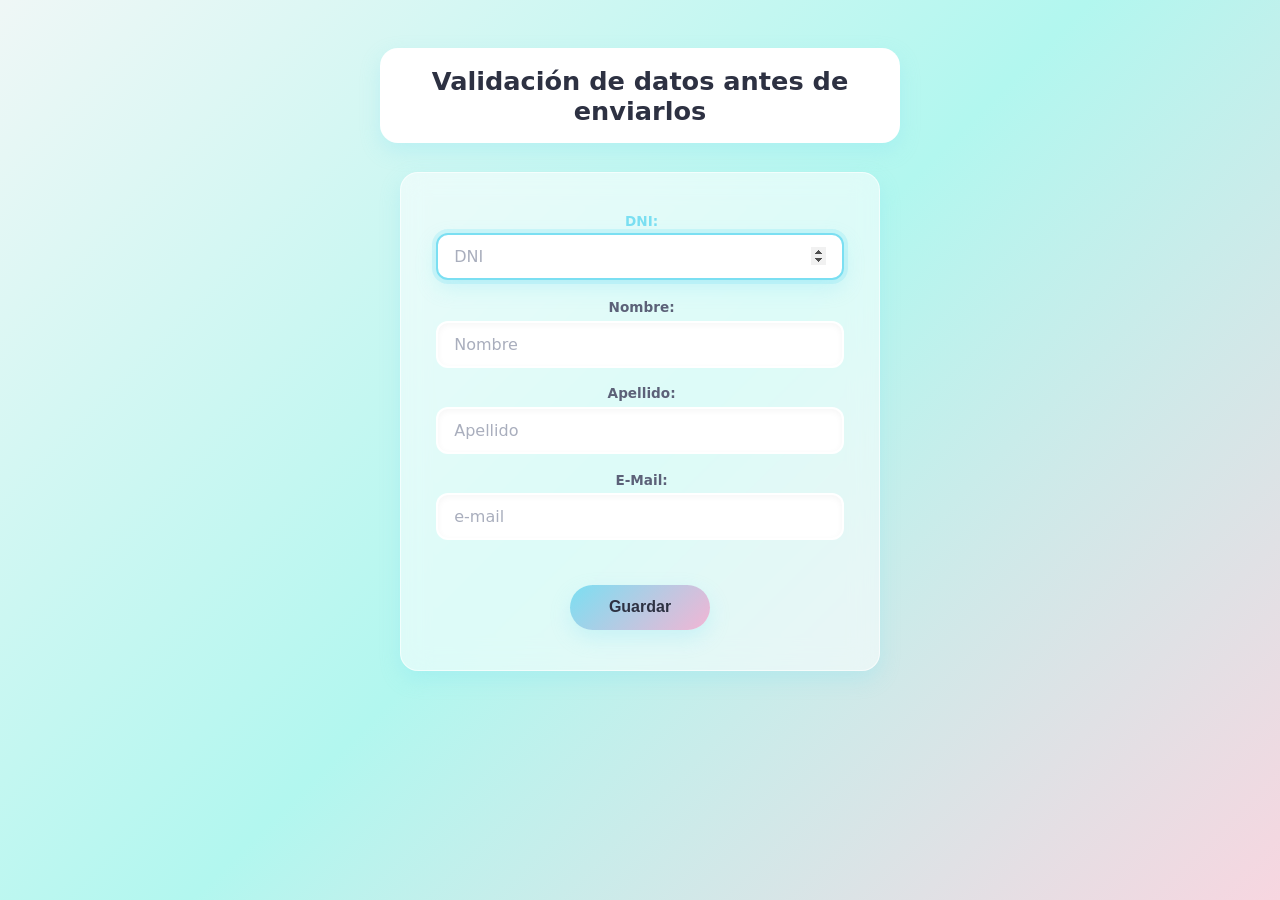
<file: 1-validacion-formularios/index.html>
<!DOCTYPE html>
<html>
<html lang="es">
<head>
    <meta charset="UTF-8">
    <meta name="viewport" content="width=device-width, initial-scale=1.0">
    <link rel="stylesheet" href="estilo.css">
    <title>Formulario</title>
</head>
<body>
    <div class="contenedor">
     <h1> Validación de datos antes de enviarlos</h1>
    </div>
 
<main class="contenedor">
  <form id="formulario" class="formulario" onsubmit="return false;">
    <table class="tabla">
      <tr class="campo">
        <td>
          <label id="lbldni" for="dni">DNI: </label>
        </td>
        <td>
          <input class="control" type="number" name="dni" id="dni" placeholder="DNI"><br>
        </td>
      </tr>
      <tr class="campo">
        <td>
          <label for="nombre">Nombre: </label>
        </td>
        <td>
          <input class="control" type="text" name="nombre" id="nombre" maxlength="50" placeholder="Nombre" ><br>
        </td>
      </tr>
      <tr class="campo">
        <td>
          <label>Apellido: </label>
        </td>
        <td>
          <input class="control" type="text" name="apellido" id="apellido" maxlength="50" placeholder="Apellido"><br>
        </td>
      </tr>
      <tr class="campo">
        <td>
          <label>E-Mail:</label>
        </td>
        <td>
          <input class="control" type="email" name="email" id="email" maxlength="150" placeholder="e-mail"><br>
        </td>
      </tr>
    </table>
    <br/>
    <div class="contenedor">
     <button class="boton"  id="btnGuardar"> Guardar</button>
    </div>
  </form>
</main>
  <script src="validacion.js"></script>
</body>
</html>
</file>
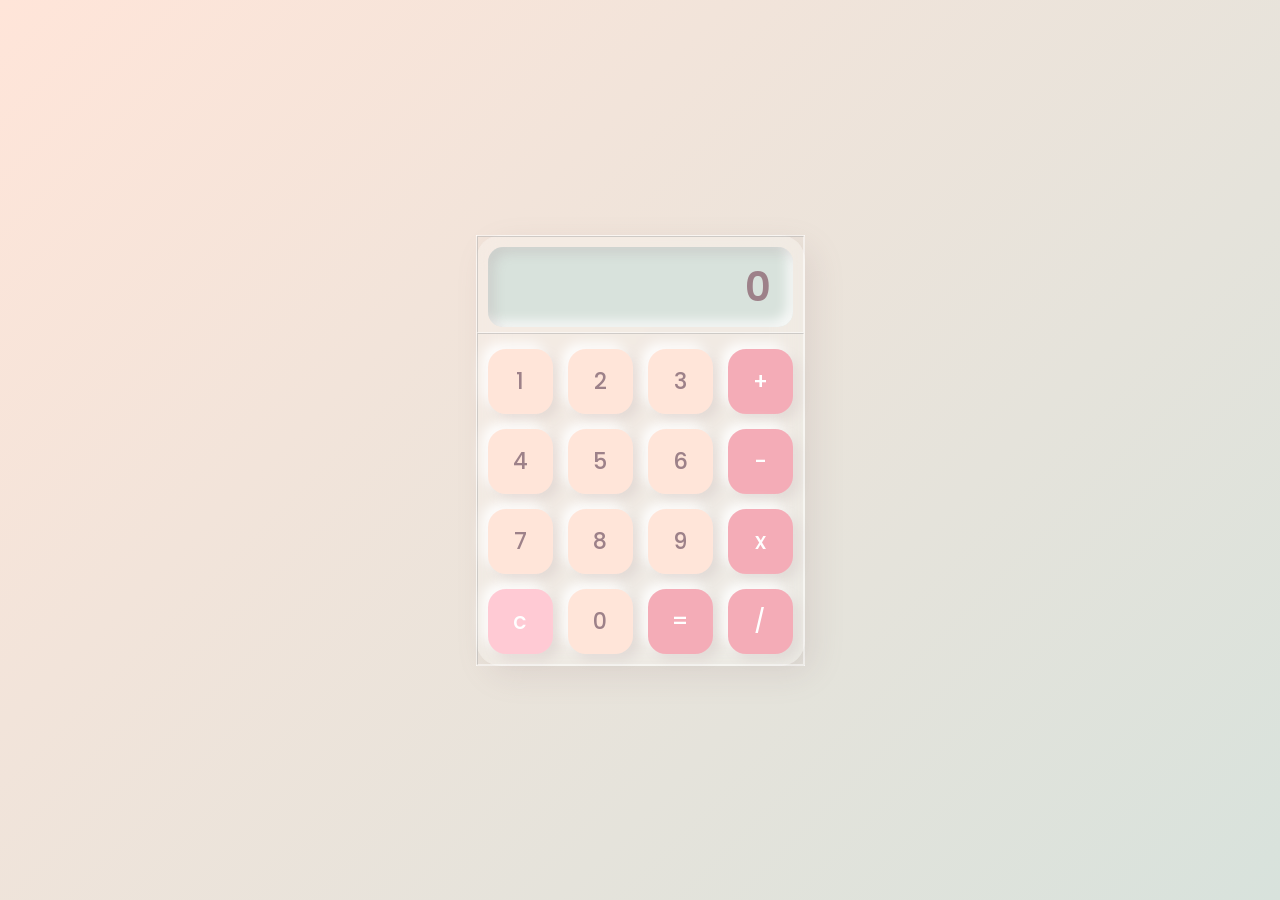
<file: 2-calculadora/index.html>
<HTML>
<html lang="es">
<head>
    <meta charset="UTF-8">
    <meta name="viewport" content="width=device-width, initial-scale=1.0">
    <link rel="stylesheet" href="estilo.css">
    <title>Calculadora</title>
</head>
<BODY>
<TABLE BORDER = 4>
<tr>
<td>
<output TYPE="text" id="visor" size="16" >0</output>
<br>
</td>
</tr>
<tr>
<td>
<button id="1"> &nbsp; 1 &nbsp; </button>
<button id="2"> &nbsp; 2 &nbsp; </button>
<button id="3"> &nbsp; 3 &nbsp; </button>
<button id="+"> &nbsp; + &nbsp; </button>
<br>
<button id="4"> &nbsp; 4 &nbsp; </button>
<button id="5"> &nbsp; 5 &nbsp; </button>
<button id="6"> &nbsp; 6 &nbsp; </button>
<button id="-"> &nbsp; - &nbsp; </button>
<br>
<button id="7"> &nbsp; 7 &nbsp; </button>
<button id="8"> &nbsp; 8 &nbsp; </button>
<button id="9"> &nbsp; 9 &nbsp; </button>
<button id="*"> &nbsp; x &nbsp; </button>
<br>
<button id="c"> &nbsp; c &nbsp; </button>
<button id="0"> &nbsp; 0 &nbsp; </button>
<button id="="> &nbsp; = &nbsp; </button>
<button id="/"> &nbsp; / &nbsp; </button>
<br>
</td>
</tr>
</TABLE>
<script type="text/javascript" src="js.js"></script>
</BODY>
</HTML>
</file>
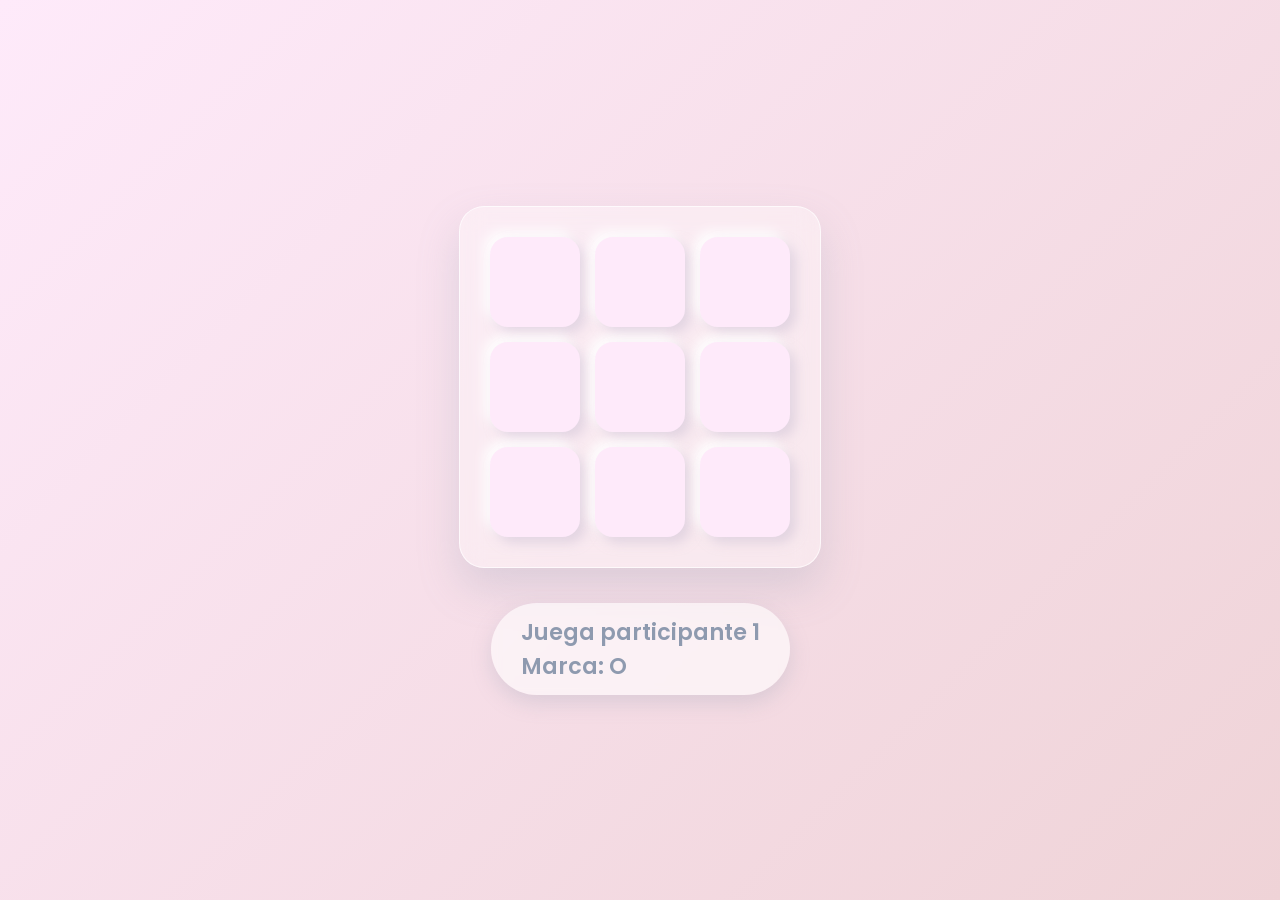
<file: 3-tateti/index.html>
<HTML>
<html lang="es">
<head>
    <meta charset="UTF-8">
    <meta name="viewport" content="width=device-width, initial-scale=1.0">
    <link rel="stylesheet" href="estilo.css">
    <title>TA-TE-TI</title>
</head>
<BODY>
<form id="tic">
<INPUT TYPE="button" id="celda1">
<INPUT TYPE="button" id="celda2">
<INPUT TYPE="button" id="celda3"><br>
<INPUT TYPE="button" id="celda4">
<INPUT TYPE="button" id="celda5">
<INPUT TYPE="button" id="celda6"><br>
<INPUT TYPE="button" id="celda7">
<INPUT TYPE="button" id="celda8">
<INPUT TYPE="button" id="celda9">
</form>
<output id = "jugador"></output>
<script type="text/javascript" src="js.js"></script>
</BODY>
</HTML>
</file>
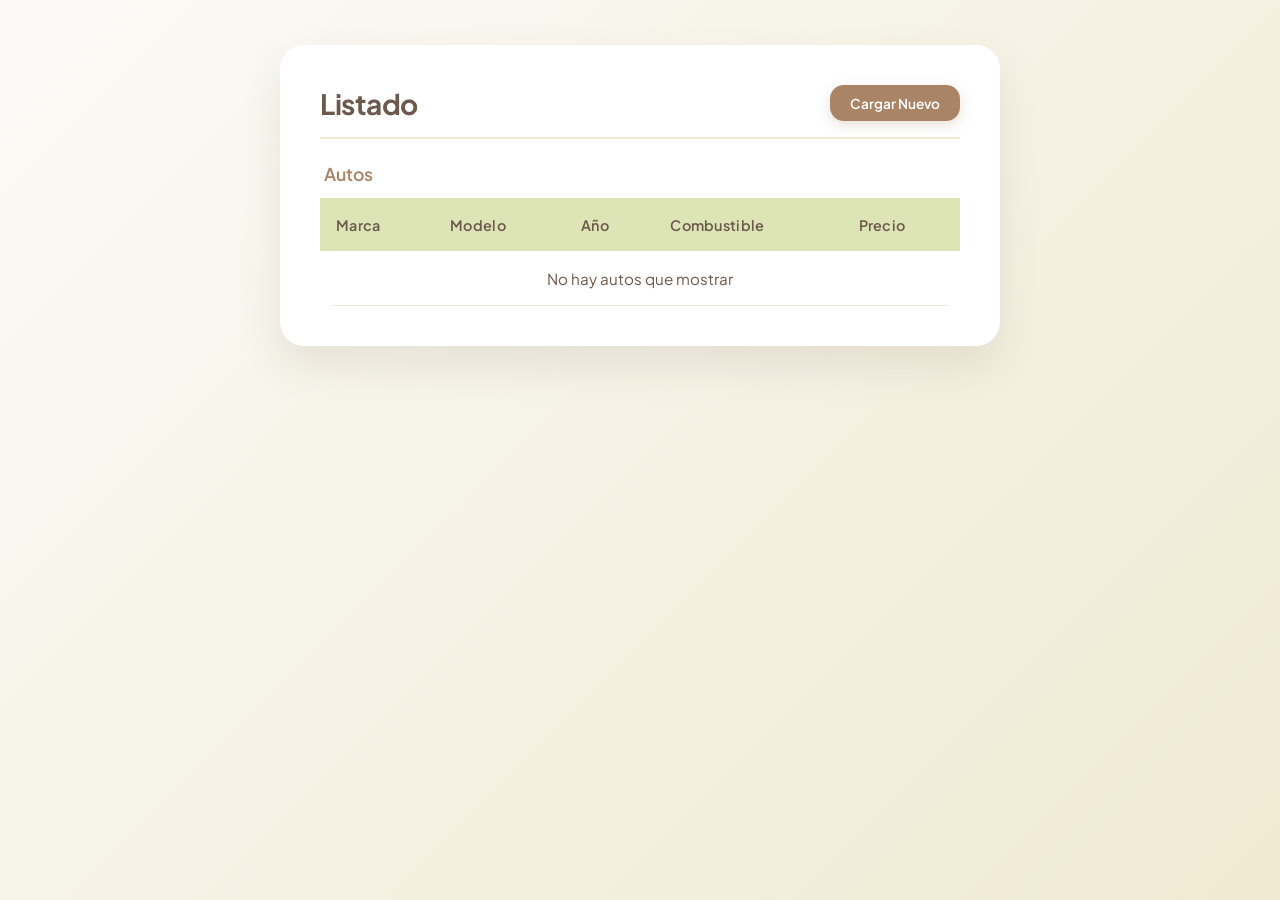
<file: 4-autos/index.html>
<!DOCTYPE html>
<html>
<html lang="es">
<head>
    <meta charset="UTF-8">
    <meta name="viewport" content="width=device-width, initial-scale=1.0">
    <link rel="stylesheet" href="estilo.css">
    <title>Concesionaria de autos</title>
</head>
</style>
</head>
<body>
<div id="divform">
<center>
<h1 id="titulo"> Nuevo Coche</h1>
<table >
<tr>
    <td>Marca</td>
    <td><input class="control" type="text" id="marca">
        <input type="hidden" id="id">
    </td>
</tr>
<tr>
    <td>Modelo</td>
    <td><input class="control" type="text" id="modelo"></td>
</tr>
<tr>
    <td>A&ntilde;o</td>
    <td><input class="control" type="text" id="ano"></td>
</tr>
<tr>
    <td>Combustible</td>
    <td><input class="control" type="text" id="combustible"></td>
</tr>
<tr>
    <td>Precio</td>
    <td><input class="control" type="text" id="precio"></td>
</tr>
</table>
<button id="btngrabar"> Grabar</button>
<button id="btncancelar"> Cancelar</button>
</center>
</div>
<div id="divlista">
<h1> Listado <button id="btnadd"> Cargar Nuevo </button> </h1>
<table border="1" class="tbllista">
<caption>Autos</caption>
<thead>
<tr>
    <th>Marca</th>
    <th>Modelo</th>
    <th>A&ntilde;o</th>
    <th>Combustible</th>
    <th>Precio</th>
</tr>
</thead>
<tbody id="listado">
<tr>
    <td colspan="5">No hay autos que mostrar</td>
</tr>
</tbody>
</table>
</div>
<script src="js.js"></script>
</body>
</html>
</file>
<file: 1-validacion-formularios/estilo.css>
/* =========================================================
   VARIABLES GLOBALES - Paleta de colores
   ========================================================= */
:root {
  --frosted-blue: #7bdff2ff;
  --icy-aqua: #b2f7efff;
  --mint-cream: #eff7f6ff;
  --petal-frost: #f7d6e0ff;
  --blush-pop: #f2b5d4ff;

  --texto-oscuro: #2d3142;
  --texto-suave: #5c6178;
  --blanco: #ffffff;

  --sombra-suave: 0 8px 20px rgba(123, 223, 242, 0.25);
  --sombra-hover: 0 14px 30px rgba(242, 181, 212, 0.35);
  --radio-borde: 18px;

  --transicion: all 0.35s cubic-bezier(0.25, 0.8, 0.25, 1);
}

/* =========================================================
   RESET BÁSICO
   ========================================================= */
* {
  margin: 0;
  padding: 0;
  box-sizing: border-box;
}

body {
  min-height: 100vh;
  font-family: "Segoe UI", "Poppins", system-ui, sans-serif;
  background: linear-gradient(135deg, var(--mint-cream), var(--icy-aqua), var(--petal-frost));
  background-attachment: fixed;
  color: var(--texto-oscuro);
  display: flex;
  flex-direction: column;
  align-items: center;
  padding: 2rem 1rem;
  overflow-x: hidden;
}

/* =========================================================
   ANIMACIONES (@keyframes)
   ========================================================= */

/* Entrada general: aparece y sube suavemente */
@keyframes fadeSlideUp {
  from {
    opacity: 0;
    transform: translateY(25px);
  }
  to {
    opacity: 1;
    transform: translateY(0);
  }
}

/* Entrada con leve "bounce" para el título */
@keyframes bounceIn {
  0% { opacity: 0; transform: scale(0.85) translateY(-15px); }
  60% { opacity: 1; transform: scale(1.03) translateY(2px); }
  100% { transform: scale(1) translateY(0); }
}

/* Brillo pulsante sutil para el botón principal */
@keyframes pulseGlow {
  0%, 100% { box-shadow: 0 0 0 0 rgba(123, 223, 242, 0.5); }
  50% { box-shadow: 0 0 0 10px rgba(123, 223, 242, 0); }
}

/* Flotación suave del contenedor del formulario */
@keyframes floatCard {
  0%, 100% { transform: translateY(0); }
  50% { transform: translateY(-6px); }
}

/* Aparición escalonada de cada fila de campo */
@keyframes campoIn {
  from {
    opacity: 0;
    transform: translateX(-20px);
  }
  to {
    opacity: 1;
    transform: translateX(0);
  }
}

/* =========================================================
   CONTENEDOR GENERAL
   ========================================================= */
.contenedor {
  width: 100%;
  max-width: 520px;
  display: flex;
  flex-direction: column;
  align-items: center;
  text-align: center;
}

/* Título principal — animación de entrada con bounce */
h1 {
  font-size: 1.6rem;
  font-weight: 700;
  color: var(--texto-oscuro);
  background: var(--blanco);
  padding: 1.1rem 1.8rem;
  border-radius: var(--radio-borde);
  box-shadow: var(--sombra-suave);
  margin-bottom: 1.8rem;
  animation: bounceIn 0.8s ease-out;
}

/* =========================================================
   FORMULARIO (estilo glassmorphism)
   ========================================================= */
main.contenedor {
  width: 100%;
  max-width: 480px;
}

.formulario {
  width: 100%;
  background: rgba(255, 255, 255, 0.55);
  backdrop-filter: blur(14px);
  -webkit-backdrop-filter: blur(14px);
  border: 1px solid rgba(255, 255, 255, 0.6);
  border-radius: var(--radio-borde);
  padding: 2rem 1.6rem;
  box-shadow: var(--sombra-suave);
  animation: fadeSlideUp 0.7s ease-out, floatCard 6s ease-in-out infinite;
  animation-delay: 0.1s, 1s; /* la flotación arranca después de la entrada */
  transition: var(--transicion);
}

.formulario:hover {
  box-shadow: var(--sombra-hover);
}

/* =========================================================
   TABLA DE CAMPOS -> convertida visualmente en filas flexibles
   ========================================================= */
.tabla {
  width: 100%;
  border-collapse: collapse;
}

.campo {
  display: flex;
  flex-direction: column;
  width: 100%;
  margin-bottom: 1.1rem;
  opacity: 0;
  animation: campoIn 0.6s ease-out forwards;
}

/* Aparición escalonada de cada fila */
.campo:nth-of-type(1) { animation-delay: 0.15s; }
.campo:nth-of-type(2) { animation-delay: 0.3s; }
.campo:nth-of-type(3) { animation-delay: 0.45s; }
.campo:nth-of-type(4) { animation-delay: 0.6s; }

.campo td {
  display: block;
  width: 100%;
}

.campo label,
label {
  display: block;
  font-size: 0.85rem;
  font-weight: 600;
  color: var(--texto-suave);
  margin-bottom: 0.35rem;
  padding-left: 0.2rem;
  transition: color 0.3s ease;
}

/* =========================================================
   INPUTS / CONTROLES
   ========================================================= */
.control {
  width: 100%;
  padding: 0.75rem 1rem;
  font-size: 1rem;
  font-family: inherit;
  color: var(--texto-oscuro);
  background: var(--blanco);
  border: 2px solid transparent;
  border-radius: 12px;
  box-shadow: inset 0 2px 6px rgba(0, 0, 0, 0.04);
  transition: var(--transicion);
}

.control::placeholder {
  color: #a9aebd;
}

/* Micro-interacción: foco con borde de color y leve elevación */
.control:focus {
  outline: none;
  border-color: var(--frosted-blue);
  box-shadow: 0 0 0 4px rgba(123, 223, 242, 0.25), var(--sombra-suave);
  transform: translateY(-2px);
}

/* Cuando el label está justo antes del input enfocado */
.campo:has(.control:focus) label {
  color: var(--frosted-blue);
}

/* Validación visual opcional (si el JS agrega estas clases) */
.control.valido {
  border-color: var(--icy-aqua);
  background: #f3fffd;
}

.control.invalido {
  border-color: var(--blush-pop);
  background: #fff5f9;
  animation: shake 0.4s ease;
}

@keyframes shake {
  0%, 100% { transform: translateX(0); }
  25% { transform: translateX(-6px); }
  75% { transform: translateX(6px); }
}

/* =========================================================
   BOTÓN PRINCIPAL
   ========================================================= */
.boton {
  margin-top: 0.5rem;
  padding: 0.85rem 2.4rem;
  font-size: 1rem;
  font-weight: 700;
  color: var(--texto-oscuro);
  background: linear-gradient(135deg, var(--frosted-blue), var(--blush-pop));
  border: none;
  border-radius: 50px;
  cursor: pointer;
  box-shadow: var(--sombra-suave);
  transition: var(--transicion);
  animation: fadeSlideUp 0.8s ease-out 0.8s both, pulseGlow 2.8s ease-in-out infinite 1.6s;
  position: relative;
  overflow: hidden;
}

/* Hover: escala + elevación + cambio de tono */
.boton:hover {
  transform: translateY(-4px) scale(1.05);
  box-shadow: var(--sombra-hover);
  background: linear-gradient(135deg, var(--blush-pop), var(--frosted-blue));
}

/* Efecto al hacer clic */
.boton:active {
  transform: translateY(-1px) scale(0.97);
}

/* Brillo deslizante al pasar el mouse (micro-interacción premium) */
.boton::before {
  content: "";
  position: absolute;
  top: 0;
  left: -75%;
  width: 50%;
  height: 100%;
  background: linear-gradient(120deg, transparent, rgba(255, 255, 255, 0.6), transparent);
  transform: skewX(-20deg);
  transition: left 0.6s ease;
}

.boton:hover::before {
  left: 125%;
}

/* =========================================================
   RESPONSIVE - Mobile & Desktop
   ========================================================= */
@media (max-width: 480px) {
  h1 {
    font-size: 1.25rem;
    padding: 0.9rem 1.2rem;
  }

  .formulario {
    padding: 1.5rem 1.1rem;
  }

  .boton {
    width: 100%;
  }
}

@media (min-width: 768px) {
  body {
    padding: 3rem 1rem;
  }

  .formulario {
    padding: 2.5rem 2.2rem;
  }
}
</file>
<file: 2-calculadora/estilo.css>
/* Importamos una tipografía sans-serif moderna, redondeada y muy legible */
@import url('https://fonts.googleapis.com/css2?family=Poppins:wght@400;500;600&display=swap');

/* =========================================
   VARIABLES GLOBALES (Paleta de Colores)
   ========================================= */
:root {
    --alabaster-grey: #d8e2dcff;
    --powder-petal: #ffe5d9ff;
    --pastel-pink: #ffcad4ff;
    --cherry-blossom: #f4acb7ff;
    --dusty-mauve: #9d8189ff;
}

/* =========================================
   RESET Y ESTILOS BASE
   ========================================= */
* {
    box-sizing: border-box;
    margin: 0;
    padding: 0;
    font-family: 'Poppins', sans-serif;
}

body {
    /* Fondo con un degradado suave para resaltar el efecto cristal */
    background: linear-gradient(135deg, var(--powder-petal), var(--alabaster-grey));
    min-height: 100vh;
    display: flex;
    justify-content: center;
    align-items: center;
    overflow: hidden;
}

/* =========================================
   CONTENEDOR PRINCIPAL (LA TABLA)
   ========================================= */
table {
    /* Reseteamos el BORDER=4 original del HTML */
    border-collapse: collapse;
    border-style: hidden;
    
    /* Estética Glassmorphism (Cristal) */
    background: rgba(255, 255, 255, 0.25);
    backdrop-filter: blur(15px);
    -webkit-backdrop-filter: blur(15px);
    border: 1px solid rgba(255, 255, 255, 0.5);
    
    padding: 25px;
    border-radius: 25px;
    
    /* Sombra suave para separar del fondo */
    box-shadow: 10px 10px 30px rgba(157, 129, 137, 0.15);
    
    /* ANIMACIÓN 1: Entrada flotante del contenedor */
    opacity: 0;
    animation: slideUpFade 0.8s cubic-bezier(0.2, 0.8, 0.2, 1) forwards;
}

/* Ocultamos los <br> del HTML para poder usar CSS Grid libremente */
table br {
    display: none;
}

td {
    display: block;
    padding: 10px;
}

/* =========================================
   EL VISOR (PANTALLA DE LA CALCULADORA)
   ========================================= */
tr:first-child td {
    padding-bottom: 5px;
}

output#visor {
    display: flex;
    align-items: center;
    justify-content: flex-end;
    width: 100%;
    height: 80px;
    padding: 0 20px;
    background: var(--alabaster-grey);
    border-radius: 15px;
    
    /* Soft UI / Neumorphism: Sombra interna para efecto de "hundido" */
    box-shadow: inset 6px 6px 12px rgba(157, 129, 137, 0.2),
                inset -6px -6px 12px rgba(255, 255, 255, 0.8);
                
    color: var(--dusty-mauve);
    font-size: 2.5rem;
    font-weight: 600;
    letter-spacing: 2px;
    overflow: hidden;
    
    /* ANIMACIÓN 2: Aparece después de la calculadora */
    opacity: 0;
    animation: fadeIn 0.8s ease 0.4s forwards;
}

/* =========================================
   LOS BOTONES (TECLADO)
   ========================================= */
/* Convertimos la celda de los botones en un Grid moderno */
tr:nth-child(2) td {
    display: grid;
    grid-template-columns: repeat(4, 1fr);
    gap: 15px;
    padding-top: 15px;
}

button {
    width: 65px;
    height: 65px;
    border: none;
    border-radius: 18px;
    background: var(--powder-petal);
    color: var(--dusty-mauve);
    font-size: 1.4rem;
    font-weight: 500;
    cursor: pointer;
    
    /* Soft UI: Sombra externa para efecto de "elevado" */
    box-shadow: 6px 6px 12px rgba(157, 129, 137, 0.15),
                -6px -6px 12px rgba(255, 255, 255, 0.9);
                
    /* Transiciones suaves para los hovers */
    transition: all 0.3s cubic-bezier(0.2, 0.8, 0.2, 1);
    
    /* ANIMACIÓN 3: Efecto Pop-in escalonado (ver keyframes abajo) */
    opacity: 0;
    animation: popIn 0.5s cubic-bezier(0.34, 1.56, 0.64, 1) forwards;
}

/* Retrasos escalonados para que los botones aparezcan en cascada */
button:nth-of-type(1), button:nth-of-type(2), button:nth-of-type(3), button[id="+"] { animation-delay: 0.5s; }
button:nth-of-type(4), button:nth-of-type(5), button:nth-of-type(6), button[id="-"] { animation-delay: 0.6s; }
button:nth-of-type(7), button:nth-of-type(8), button:nth-of-type(9), button[id="*"] { animation-delay: 0.7s; }
button[id="c"], button[id="0"], button[id="="], button[id="/"] { animation-delay: 0.8s; }

/* HOVER: Elevación e iluminación */
button:hover {
    transform: translateY(-4px) scale(1.03);
    background: var(--pastel-pink);
    box-shadow: 8px 8px 16px rgba(157, 129, 137, 0.25),
                -8px -8px 16px rgba(255, 255, 255, 1);
}

/* ACTIVE (Micro-interacción premium al hacer clic) */
button:active {
    transform: translateY(2px) scale(0.95);
    /* Cambiamos a sombra interna para simular que se presiona físicamente */
    box-shadow: inset 4px 4px 8px rgba(157, 129, 137, 0.2),
                inset -4px -4px 8px rgba(255, 255, 255, 0.8);
    background: var(--powder-petal);
}

/* Colores especiales para los operadores usando selectores de atributos (para evitar problemas con IDs especiales en CSS) */
button[id="+"], button[id="-"], button[id="*"], button[id="/"], button[id="="] {
    background: var(--cherry-blossom);
    color: white;
}

button[id="+"]:hover, button[id="-"]:hover, button[id="*"]:hover, button[id="/"]:hover, button[id="="]:hover {
    background: var(--dusty-mauve);
}

button[id="c"] {
    background: var(--pastel-pink);
    color: white;
}

/* =========================================
   ANIMACIONES (@KEYFRAMES)
   ========================================= */
/* Entrada de la calculadora de abajo hacia arriba */
@keyframes slideUpFade {
    0% {
        transform: translateY(50px);
        opacity: 0;
    }
    100% {
        transform: translateY(0);
        opacity: 1;
    }
}

/* Fundido del visor */
@keyframes fadeIn {
    to {
        opacity: 1;
    }
}

/* Efecto rebote (bounce) de los botones al aparecer */
@keyframes popIn {
    0% {
        transform: scale(0.6);
        opacity: 0;
    }
    100% {
        transform: scale(1);
        opacity: 1;
    }
}

/* =========================================
   DISEÑO RESPONSIVO (Móviles)
   ========================================= */
@media (max-width: 400px) {
    table {
        padding: 15px;
    }
    
    button {
        width: 55px;
        height: 55px;
        font-size: 1.2rem;
    }
    
    output#visor {
        height: 70px;
        font-size: 2rem;
    }
    
    tr:nth-child(2) td {
        gap: 10px;
    }
}
</file>
<file: 3-tateti/estilo.css>
/* Importamos una tipografía moderna y limpia de Google Fonts */
@import url('https://fonts.googleapis.com/css2?family=Poppins:wght@400;600;800&display=swap');

/* 1. Variables de color (Tu paleta exacta + color de sombra) */
:root {
    --lavender-grey: #8e9aafff;
    --thistle: #cbc0d3ff;
    --soft-blush: #efd3d7ff;
    --lavender-veil: #feeafaff;
    --lavender: #dee2ffff;
    /* Color derivado para sombras suaves basado en lavender-grey */
    --shadow-color: rgba(142, 154, 175, 0.25); 
}

/* Reset básico */
* {
    box-sizing: border-box;
    margin: 0;
    padding: 0;
}

/* 2. Estructura general y Flexbox */
body {
    font-family: 'Poppins', sans-serif;
    /* Fondo con gradiente usando soft-blush y lavender-veil */
    background: linear-gradient(135deg, var(--lavender-veil), var(--soft-blush));
    min-height: 100vh;
    display: flex;
    flex-direction: column;
    justify-content: center;
    align-items: center;
    overflow: hidden; /* Evita barras de scroll durante la animación de entrada */
}

/* --- DEFINICIÓN DE KEYFRAMES (ANIMACIONES) --- */

/* Animación: Deslizamiento y aparición (Fade & Slide) para el tablero y el texto */
@keyframes slideUpFade {
    0% {
        opacity: 0;
        transform: translateY(50px);
    }
    100% {
        opacity: 1;
        transform: translateY(0);
    }
}

/* Animación: Efecto rebote (Bounce/Pop) para las celdas */
@keyframes popIn {
    0% {
        opacity: 0;
        transform: scale(0.5);
    }
    70% {
        transform: scale(1.08); /* Pequeño rebote hacia afuera */
    }
    100% {
        opacity: 1;
        transform: scale(1);
    }
}

/* 3. El Tablero de Juego (Estilo Glassmorphism) */
#tic {
    display: grid;
    grid-template-columns: repeat(3, 1fr);
    gap: 15px;
    background: rgba(255, 255, 255, 0.35); /* Fondo semitransparente */
    backdrop-filter: blur(12px); /* Efecto cristal */
    -webkit-backdrop-filter: blur(12px);
    padding: 30px;
    border-radius: 25px;
    border: 1px solid rgba(255, 255, 255, 0.7);
    box-shadow: 0 20px 40px var(--shadow-color);
    
    /* Animación de entrada principal */
    opacity: 0;
    animation: slideUpFade 0.8s cubic-bezier(0.25, 1, 0.5, 1) forwards;
}

/* Ocultamos los <br> del HTML original para que CSS Grid maneje la estructura */
#tic br {
    display: none;
}

/* 4. Estilos de los Botones (Celdas) */
input[type="button"] {
    width: 90px;
    height: 90px;
    font-size: 2.8rem;
    font-weight: 800;
    color: var(--lavender-grey);
    background: var(--lavender-veil);
    border: 2px solid transparent;
    border-radius: 18px;
    cursor: pointer;
    /* Sombra estilo neomorfismo: una oscura y una clara */
    box-shadow: 6px 6px 12px rgba(203, 192, 211, 0.5), 
                -6px -6px 12px rgba(255, 255, 255, 0.9);
    
    /* Transición súper suave para cualquier estado interactivo */
    transition: all 0.3s cubic-bezier(0.25, 0.8, 0.25, 1);
    
    /* Configuración de la animación Pop-In */
    opacity: 0;
    animation: popIn 0.6s cubic-bezier(0.175, 0.885, 0.32, 1.275) forwards;
}

/* Micro-interacción: Hover (Elevación) */
input[type="button"]:hover {
    background: #ffffff;
    transform: translateY(-5px) scale(1.05); /* Se eleva y crece un poco */
    box-shadow: 10px 15px 25px var(--shadow-color);
    border-color: var(--lavender);
    color: var(--thistle); /* Cambia sutilmente el color del texto de la 'X' o 'O' */
}

/* Micro-interacción: Clic (Presión) */
input[type="button"]:active {
    transform: translateY(2px) scale(0.95); /* Se hunde */
    box-shadow: inset 4px 4px 10px rgba(203, 192, 211, 0.6),
                inset -4px -4px 10px rgba(255, 255, 255, 0.9);
    border-color: transparent;
}

/* Retrasos escalonados para que los botones aparezcan en "efecto dominó" */
input[type="button"]:nth-of-type(1) { animation-delay: 0.1s; }
input[type="button"]:nth-of-type(2) { animation-delay: 0.2s; }
input[type="button"]:nth-of-type(3) { animation-delay: 0.3s; }
input[type="button"]:nth-of-type(4) { animation-delay: 0.4s; }
input[type="button"]:nth-of-type(5) { animation-delay: 0.5s; }
input[type="button"]:nth-of-type(6) { animation-delay: 0.6s; }
input[type="button"]:nth-of-type(7) { animation-delay: 0.7s; }
input[type="button"]:nth-of-type(8) { animation-delay: 0.8s; }
input[type="button"]:nth-of-type(9) { animation-delay: 0.9s; }

/* 5. Mensaje de Jugador Actual */
#jugador {
    margin-top: 35px;
    font-size: 1.4rem;
    font-weight: 600;
    color: var(--lavender-grey);
    background: rgba(255, 255, 255, 0.6);
    padding: 12px 30px;
    border-radius: 50px;
    box-shadow: 0 8px 20px var(--shadow-color);
    backdrop-filter: blur(5px);
    
    /* Aparece después de que el tablero termine de cargar */
    opacity: 0;
    animation: slideUpFade 0.6s cubic-bezier(0.25, 1, 0.5, 1) forwards;
    animation-delay: 1.2s; 
}

/* 6. Diseño Responsivo (Adaptación para móviles) */
@media (max-width: 480px) {
    #tic {
        gap: 10px;
        padding: 20px;
    }
    input[type="button"] {
        width: 75px; /* Reducción proporcional */
        height: 75px;
        font-size: 2.2rem;
    }
    #jugador {
        font-size: 1.1rem;
        padding: 10px 20px;
    }
}
</file>
<file: 4-autos/estilo.css>
/* ==========================================================================
   1. VARIABLES DE ENTORNO Y CONFIGURACIÓN GLOBAL
   ========================================================================== */
@import url('https://fonts.googleapis.com/css2?family=Plus+Jakarta+Sans:wght@400;500;600;700&display=swap');

:root {
    /* Paleta de colores solicitada */
    --vanilla-cream: #f0ead2ff;
    --tea-green: #dde5b6ff;
    --muted-olive: #adc178ff;
    --faded-copper: #a98467ff;
    --ash-brown: #6c584cff;
    
    /* Variaciones translúcidas para efectos UI modernos */
    --white-glass: rgba(255, 255, 255, 0.85);
    --shadow-color: rgba(108, 88, 76, 0.12);
    
    /* Curvas de animación (Eases) */
    --transition-smooth: cubic-bezier(0.16, 1, 0.3, 1);
}

* {
    box-sizing: border-box;
    margin: 0;
    padding: 0;
    font-family: 'Plus Jakarta Sans', sans-serif;
    -webkit-font-smoothing: antialiased;
}

body {
    background: linear-gradient(135deg, #fbfaf7 0%, var(--vanilla-cream) 100%);
    color: var(--ash-brown);
    min-height: 100vh;
    padding: 2rem 1.5rem;
    display: flex;
    flex-direction: column;
    gap: 2.5rem;
    align-items: center;
    justify-content: center;
}

/* Neutralización elegante de la etiqueta obsoleta <center> */
center {
    display: flex;
    flex-direction: column;
    align-items: stretch;
    text-align: left;
}

/* ==========================================================================
   2. ESTRUCTURA RECTANGULAR / DISEÑO RESPONSIVO (FLEXBOX & GRID)
   ========================================================================== */
@media (min-width: 992px) {
    body {
        flex-direction: row;
        align-items: flex-start;
        justify-content: center;
        max-width: 1280px;
        margin: 0 auto;
        gap: 3rem;
        padding-top: 5vh;
    }
}

/* ==========================================================================
   3. ANIMACIONES ENTRADA VIA @KEYFRAMES (Efecto Escalonado/Fluid)
   ========================================================================== */
@keyframes slideUpFade {
    from {
        opacity: 0;
        transform: translateY(40px) scale(0.97);
    }
    to {
        opacity: 1;
        transform: translateY(0) scale(1);
    }
}

@keyframes pulseBorder {
    0% { box-shadow: 0 0 0 0 rgba(173, 193, 120, 0.4); }
    70% { box-shadow: 0 0 0 6px rgba(173, 193, 120, 0); }
    100% { box-shadow: 0 0 0 0 rgba(173, 193, 120, 0); }
}

/* ==========================================================================
   4. TARJETAS PRINCIPALES (Estilo Soft Glassmorphism)
   ========================================================================== */
#divform {
    background: var(--white-glass);
    backdrop-filter: blur(12px);
    -webkit-backdrop-filter: blur(12px);
    border: 1px solid rgba(255, 255, 255, 0.6);
    padding: 2.5rem;
    border-radius: 24px;
    box-shadow: 0 20px 40px var(--shadow-color);
    width: 100%;
    max-width: 460px;
    
    /* Aplicación de Animación de Entrada */
    animation: slideUpFade 0.7s var(--transition-smooth) forwards;
}

#divlista {
    background: #ffffff;
    padding: 2.5rem;
    border-radius: 24px;
    box-shadow: 0 20px 40px var(--shadow-color);
    width: 100%;
    max-width: 720px;
    flex-grow: 1;
    
    /* Animación de entrada con Delay para el efecto escalonado */
    opacity: 0;
    animation: slideUpFade 0.7s var(--transition-smooth) 0.15s forwards;
}

/* ==========================================================================
   5. COMPONENTES DE TEXTO Y TÍTULOS
   ========================================================================== */
#titulo, #divlista h1 {
    color: var(--ash-brown);
    font-size: 1.75rem;
    font-weight: 700;
    letter-spacing: -0.5px;
    margin-bottom: 1.5rem;
}

#divlista h1 {
    display: flex;
    justify-content: space-between;
    align-items: center;
    flex-wrap: wrap;
    gap: 1rem;
    border-bottom: 2px solid var(--vanilla-cream);
    padding-bottom: 1rem;
}

/* ==========================================================================
   6. FORMULARIOS & MICRO-INTERACCIONES
   ========================================================================== */
#divform table {
    width: 100%;
    border-collapse: collapse;
    margin-bottom: 1.5rem;
}

#divform tr {
    display: flex;
    flex-direction: column;
    margin-bottom: 1.15rem;
}

#divform td:first-child {
    font-weight: 600;
    font-size: 0.85rem;
    text-transform: uppercase;
    letter-spacing: 0.5px;
    margin-bottom: 0.4rem;
    color: var(--faded-copper);
}

#divform td:last-child {
    width: 100%;
}

.control {
    width: 100%;
    padding: 0.85rem 1.1rem;
    border-radius: 14px;
    border: 2px solid var(--tea-green);
    background-color: rgba(255, 255, 255, 0.9);
    color: var(--ash-brown);
    font-size: 0.95rem;
    font-weight: 500;
    transition: all 0.3s var(--transition-smooth);
}

/* Micro-interacción al enfocar inputs */
.control:focus {
    outline: none;
    border-color: var(--muted-olive);
    background-color: #ffffff;
    transform: translateY(-2px);
    animation: pulseBorder 1.5s infinite;
}

/* ==========================================================================
   7. BOTONES Y EFECTOS HOVER PREMIUM
   ========================================================================== */
button {
    cursor: pointer;
    padding: 0.85rem 1.75rem;
    border-radius: 14px;
    font-size: 0.95rem;
    font-weight: 600;
    border: none;
    transition: all 0.3s var(--transition-smooth);
    display: inline-flex;
    align-items: center;
    justify-content: center;
}

/* Botón Principal (Grabar) */
#btngrabar {
    background-color: var(--muted-olive);
    color: #ffffff;
    box-shadow: 0 6px 16px rgba(173, 193, 120, 0.35);
    margin-top: 0.5rem;
}

#btngrabar:hover {
    background-color: #9cb067;
    transform: translateY(-3px);
    box-shadow: 0 10px 24px rgba(173, 193, 120, 0.5);
}

/* Botón Secundario (Cancelar) */
#btncancelar {
    background-color: transparent;
    color: var(--faded-copper);
    border: 2px solid var(--tea-green);
    margin-top: 0.5rem;
}

#btncancelar:hover {
    background-color: rgba(221, 229, 182, 0.3);
    color: var(--ash-brown);
    border-color: var(--muted-olive);
    transform: translateY(-2px);
}

/* Botón de Acción Externa (Cargar Nuevo) */
#btnadd {
    background-color: var(--faded-copper);
    color: #ffffff;
    font-size: 0.85rem;
    padding: 0.6rem 1.25rem;
    box-shadow: 0 4px 12px rgba(169, 132, 103, 0.25);
}

#btnadd:hover {
    background-color: var(--ash-brown);
    transform: translateY(-3px) scale(1.02);
    box-shadow: 0 8px 20px rgba(108, 88, 76, 0.35);
}

/* Efecto feedback activo (Click) común en todos los botones */
button:active {
    transform: translateY(-1px) scale(0.98);
    box-shadow: 0 4px 8px var(--shadow-color);
}

/* ==========================================================================
   8. TABLA DE LISTADO MODERNA (Anti-legacy border="1")
   ========================================================================== */
.tbllista {
    width: 100%;
    border-collapse: collapse;
    border: none !important; /* Destruye el atributo legacy border="1" */
    margin-top: 0.5rem;
    overflow: hidden;
    border-radius: 16px;
}

/* Forzar responsive en tablas en pantallas muy pequeñas */
@media (max-width: 576px) {
    .tbllista {
        display: block;
        overflow-x: auto;
    }
}

.tbllista caption {
    font-size: 1.1rem;
    font-weight: 600;
    color: var(--faded-copper);
    text-align: left;
    margin-bottom: 0.8rem;
    padding-left: 0.25rem;
}

.tbllista th {
    background-color: var(--tea-green);
    color: var(--ash-brown);
    font-weight: 600;
    text-align: left;
    padding: 1.1rem 1rem;
    font-size: 0.9rem;
    letter-spacing: 0.3px;
    border: none !important;
}

.tbllista td {
    padding: 1.1rem 1rem;
    font-size: 0.95rem;
    border: none !important;
    border-bottom: 1px solid var(--vanilla-cream) !important;
    color: var(--ash-brown);
}

/* Animación sutil de fila al pasar el mouse */
.tbllista tbody tr {
    transition: background-color 0.25s ease;
}

.tbllista tbody tr:hover {
    background-color: rgba(221, 229, 182, 0.25);
    cursor: pointer;
}

/* Fila especial: Estado vacío */
#listado tr td[colspan="5"] {
    text-align: center;
    color: var(--faded-copper);
    font-style: italic;
    padding: 3rem 1rem;
    background-color: rgba(240, 234, 210, 0.15);
}
</file>
